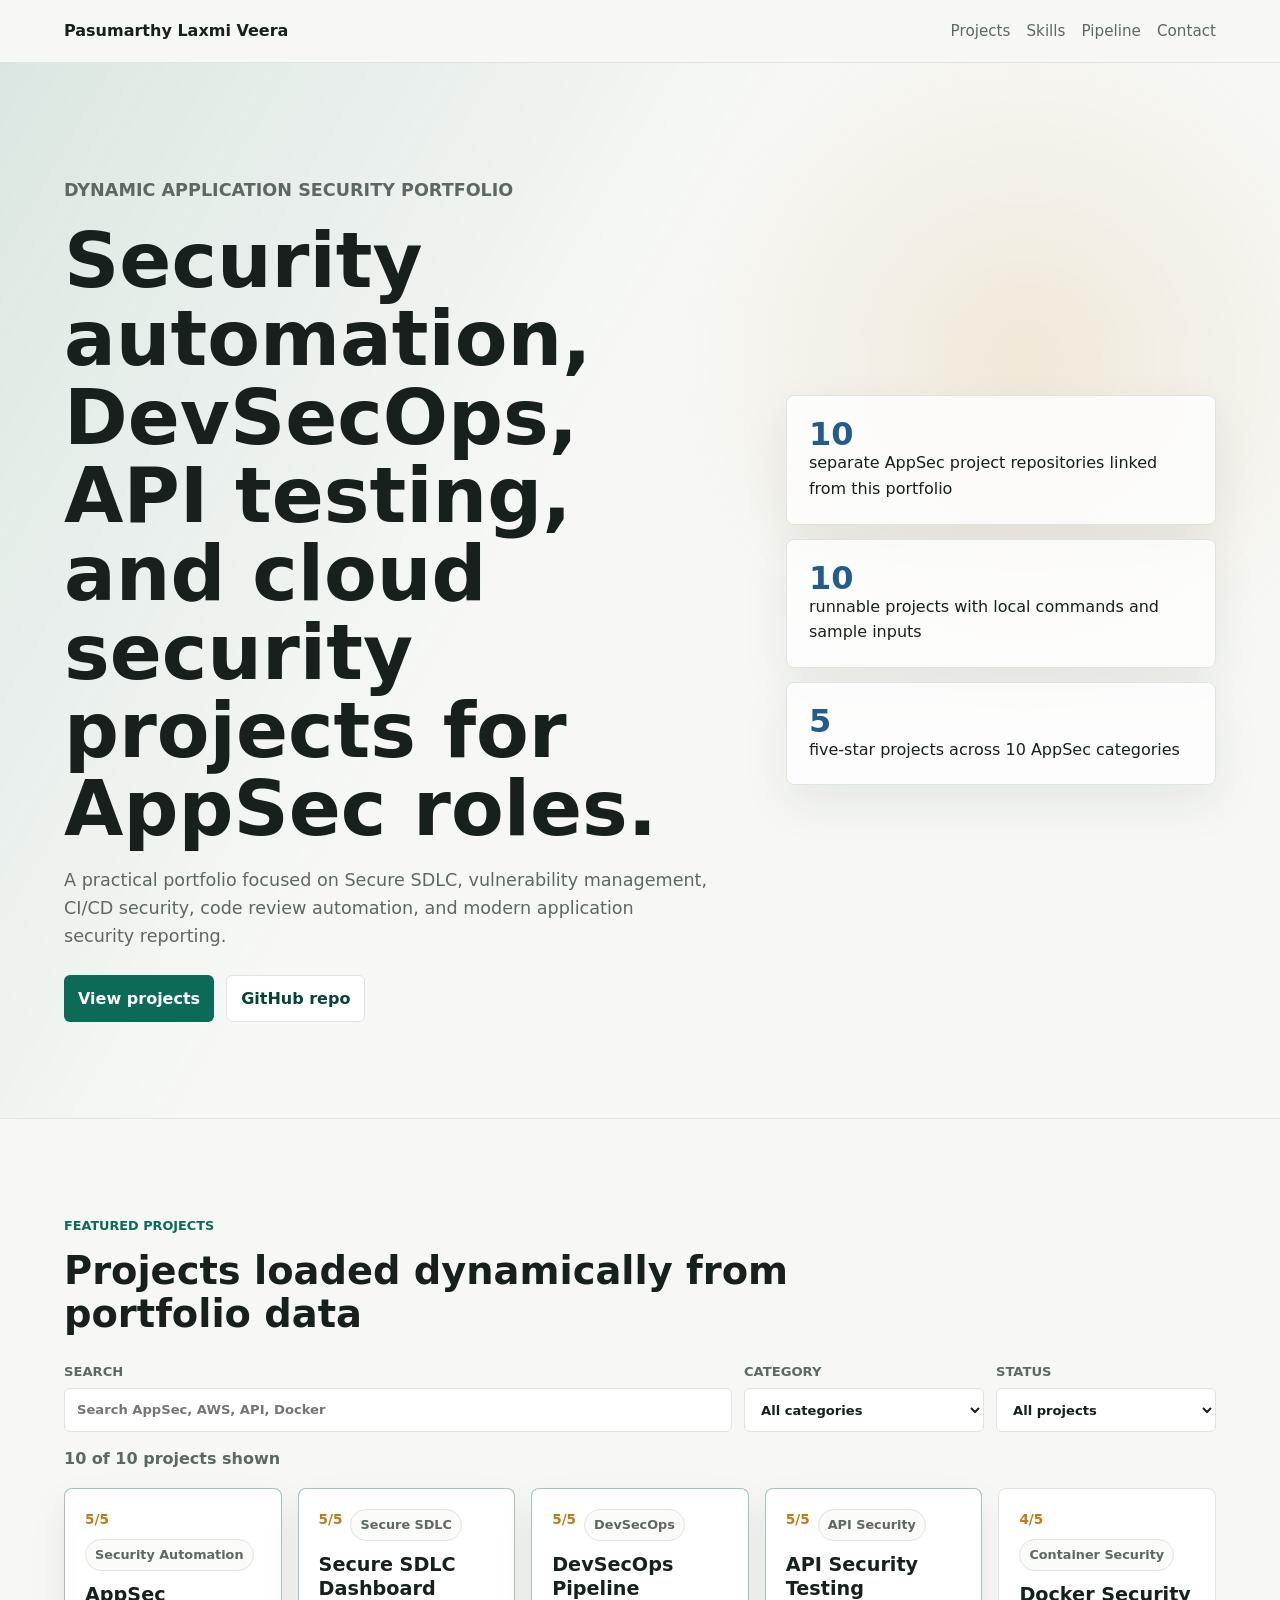
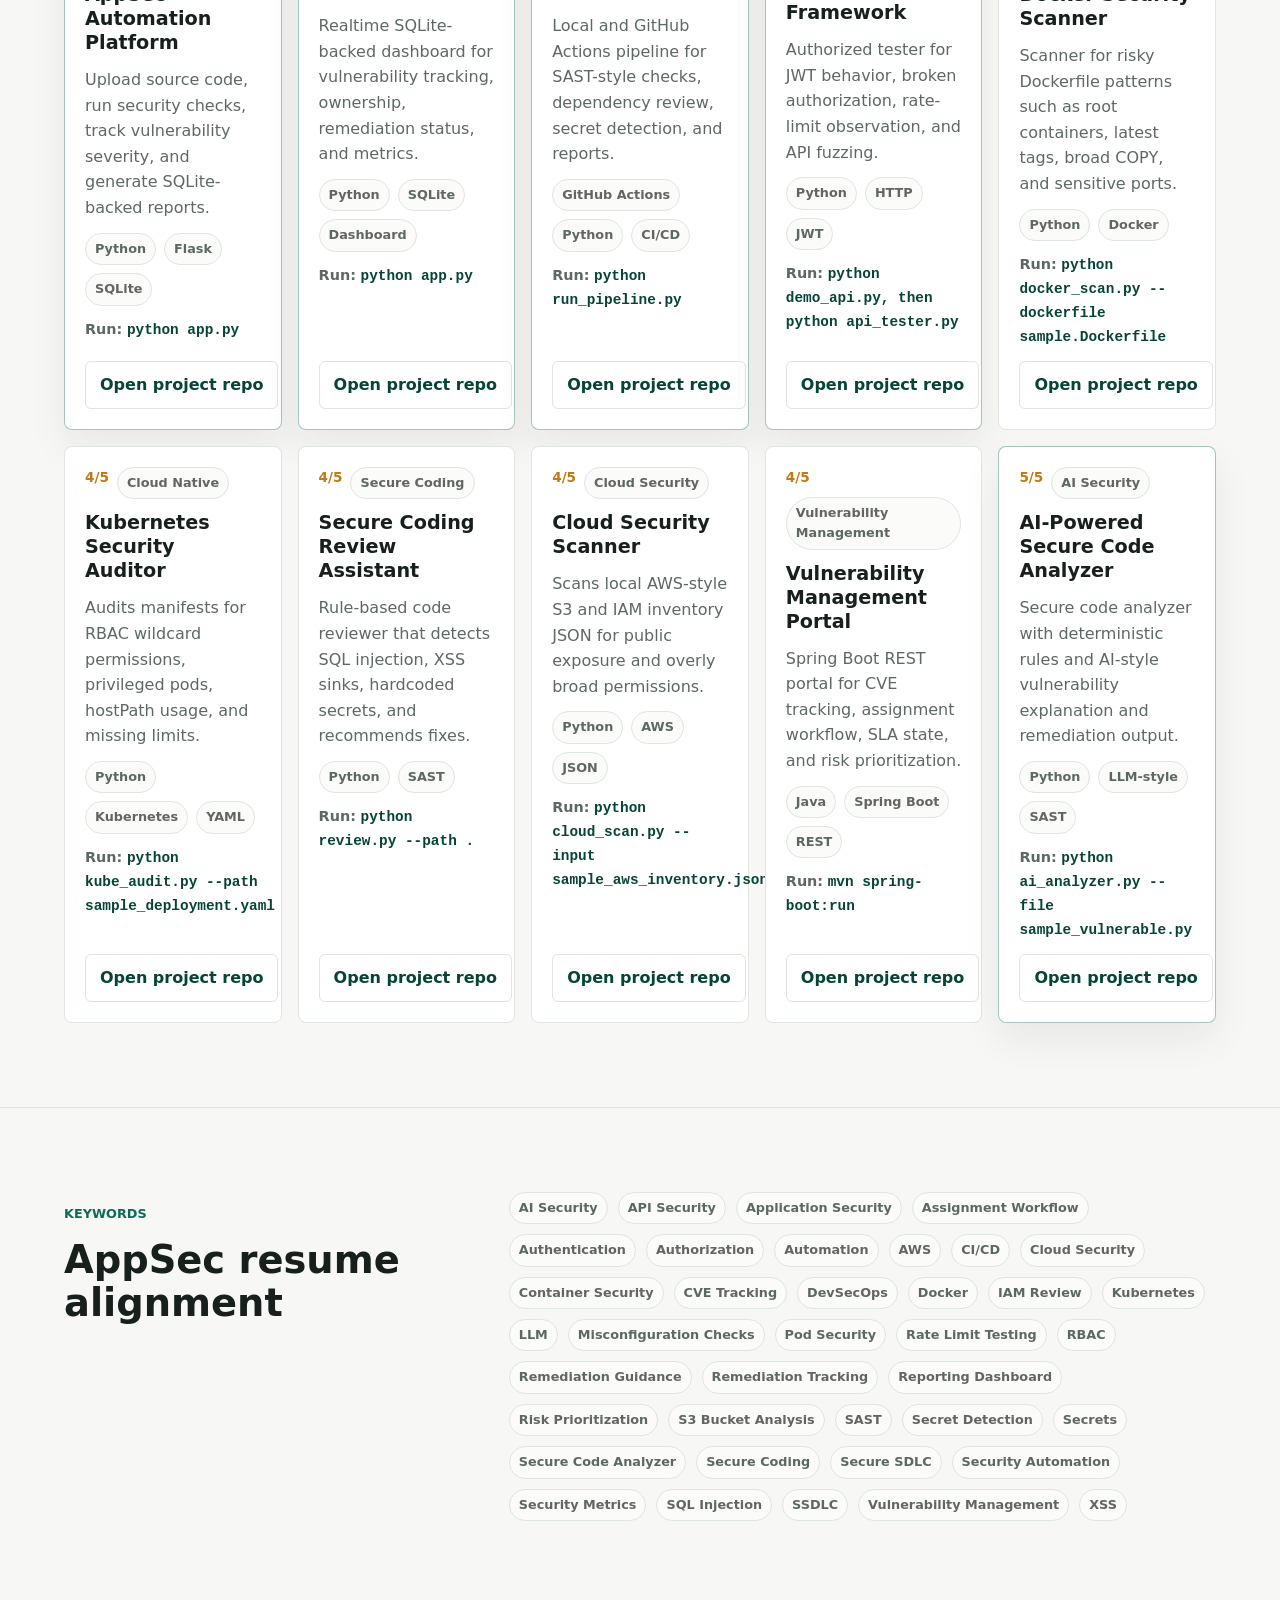
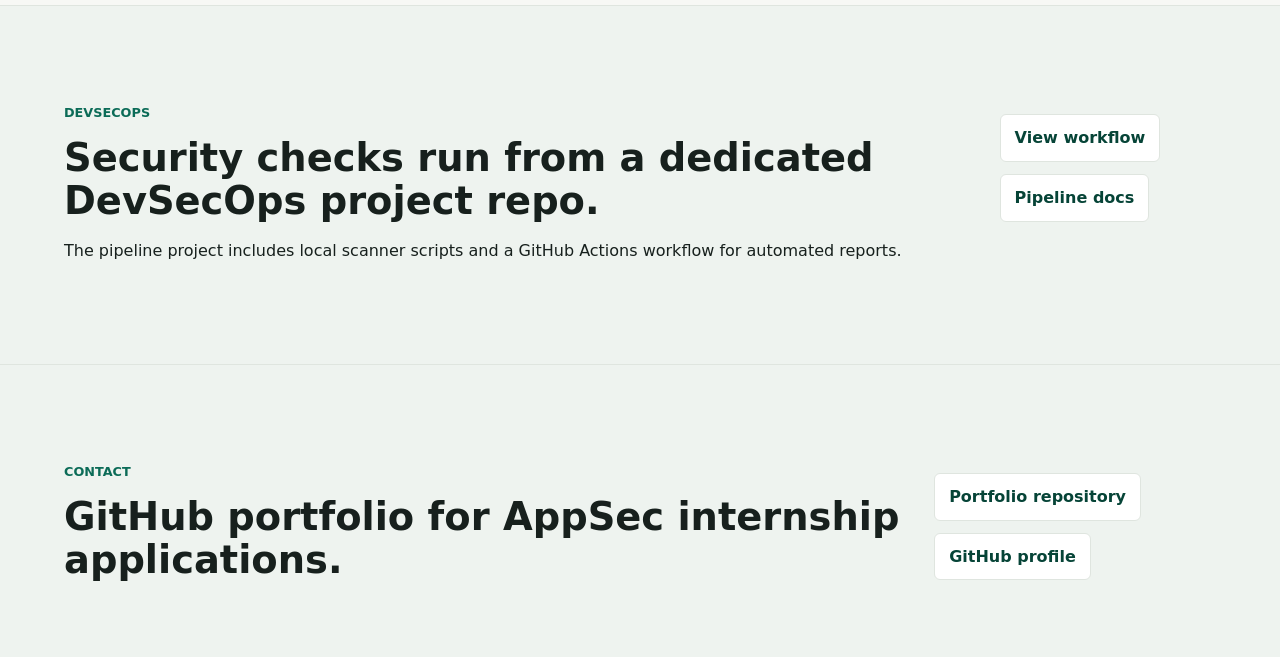
<file: index.html>
<!doctype html>
<html lang="en">
  <head>
    <meta charset="utf-8">
    <meta name="viewport" content="width=device-width, initial-scale=1">
    <title>Pasumarthy Laxmi Veera | Dynamic AppSec Portfolio</title>
    <link rel="stylesheet" href="styles.css">
  </head>
  <body>
    <header class="topbar">
      <a class="brand" href="#home">Pasumarthy Laxmi Veera</a>
      <nav aria-label="Primary navigation">
        <a href="#projects">Projects</a>
        <a href="#skills">Skills</a>
        <a href="#pipeline">Pipeline</a>
        <a href="#contact">Contact</a>
      </nav>
    </header>

    <main id="home">
      <section class="hero">
        <div class="hero-copy">
          <p class="eyebrow">Dynamic Application Security Portfolio</p>
          <h1>Security automation, DevSecOps, API testing, and cloud security projects for AppSec roles.</h1>
          <p>
            A practical portfolio focused on Secure SDLC, vulnerability management, CI/CD security,
            code review automation, and modern application security reporting.
          </p>
          <div class="hero-actions">
            <a class="button primary" href="#projects">View projects</a>
            <a class="button secondary" href="https://github.com/bhadra19/cybersecurity_portifolio">GitHub repo</a>
          </div>
        </div>
        <div class="hero-panel" id="heroStats" aria-label="Portfolio highlights"></div>
      </section>

      <section id="projects" class="section">
        <div class="section-heading">
          <p class="eyebrow">Featured Projects</p>
          <h2>Projects loaded dynamically from portfolio data</h2>
        </div>

        <div class="toolbar" aria-label="Project filters">
          <label class="search-box">
            <span>Search</span>
            <input id="projectSearch" type="search" placeholder="Search AppSec, AWS, API, Docker">
          </label>
          <label>
            <span>Category</span>
            <select id="categoryFilter"></select>
          </label>
          <label>
            <span>Status</span>
            <select id="statusFilter">
              <option value="all">All projects</option>
              <option value="Runnable">Runnable</option>
              <option value="Portfolio-ready">Portfolio-ready</option>
            </select>
          </label>
        </div>

        <div class="project-count" id="projectCount"></div>
        <div class="project-grid" id="projectGrid" aria-live="polite"></div>
      </section>

      <section id="skills" class="section split">
        <div class="section-heading">
          <p class="eyebrow">Keywords</p>
          <h2>AppSec resume alignment</h2>
        </div>
        <div class="skill-list" id="skillList"></div>
      </section>

      <section id="pipeline" class="section contact">
        <div>
          <p class="eyebrow">DevSecOps</p>
          <h2>Security checks run from a dedicated DevSecOps project repo.</h2>
          <p>The pipeline project includes local scanner scripts and a GitHub Actions workflow for automated reports.</p>
        </div>
        <div class="contact-links">
          <a href="https://github.com/bhadra19/devsecops-pipeline/blob/master/.github/workflows/devsecops-security.yml">View workflow</a>
          <a href="https://github.com/bhadra19/devsecops-pipeline">Pipeline docs</a>
        </div>
      </section>

      <section id="contact" class="section contact">
        <div>
          <p class="eyebrow">Contact</p>
          <h2>GitHub portfolio for AppSec internship applications.</h2>
        </div>
        <div class="contact-links">
          <a href="https://github.com/bhadra19/cybersecurity_portifolio">Portfolio repository</a>
          <a href="https://github.com/bhadra19">GitHub profile</a>
        </div>
      </section>
    </main>

    <script src="projects-data.js"></script>
    <script src="script.js"></script>
  </body>
</html>
</file>
<file: styles.css>
:root {
  color-scheme: light;
  --ink: #17201d;
  --muted: #5d6864;
  --paper: #f7f8f5;
  --surface: #ffffff;
  --line: #dfe5df;
  --green: #0b6b57;
  --green-dark: #064437;
  --amber: #c27a16;
  --blue: #245b8f;
}

* {
  box-sizing: border-box;
}

html {
  scroll-behavior: smooth;
}

body {
  margin: 0;
  background: var(--paper);
  color: var(--ink);
  font-family: Inter, ui-sans-serif, system-ui, -apple-system, BlinkMacSystemFont, "Segoe UI", sans-serif;
  line-height: 1.6;
}

a {
  color: inherit;
}

.topbar {
  position: sticky;
  top: 0;
  z-index: 10;
  display: flex;
  align-items: center;
  justify-content: space-between;
  gap: 24px;
  padding: 18px clamp(18px, 5vw, 72px);
  border-bottom: 1px solid var(--line);
  background: rgba(247, 248, 245, 0.94);
  backdrop-filter: blur(14px);
}

.brand {
  font-weight: 800;
  text-decoration: none;
}

nav {
  display: flex;
  flex-wrap: wrap;
  gap: 16px;
  color: var(--muted);
  font-size: 0.95rem;
}

nav a {
  text-decoration: none;
}

.hero {
  min-height: 88vh;
  display: grid;
  grid-template-columns: minmax(0, 1.2fr) minmax(280px, 0.8fr);
  align-items: center;
  gap: clamp(28px, 6vw, 80px);
  padding: clamp(42px, 8vw, 96px) clamp(18px, 5vw, 72px);
  background:
    linear-gradient(120deg, rgba(11, 107, 87, 0.12), transparent 42%),
    radial-gradient(circle at 80% 28%, rgba(194, 122, 22, 0.12), transparent 28%),
    var(--paper);
}

.hero h1 {
  max-width: 820px;
  margin: 0;
  font-size: clamp(2.4rem, 6vw, 5.4rem);
  line-height: 1.02;
  letter-spacing: 0;
}

.hero p {
  max-width: 660px;
  color: var(--muted);
  font-size: 1.1rem;
}

.eyebrow {
  color: var(--green);
  font-size: 0.8rem;
  font-weight: 800;
  letter-spacing: 0;
  text-transform: uppercase;
}

.hero-actions,
.contact-links {
  display: flex;
  flex-wrap: wrap;
  gap: 12px;
  margin-top: 24px;
}

.button,
.contact-links a,
.card a {
  display: inline-flex;
  align-items: center;
  min-height: 42px;
  padding: 10px 14px;
  border-radius: 6px;
  font-weight: 700;
  text-decoration: none;
}

.button.primary {
  background: var(--green);
  color: white;
}

.button.secondary,
.contact-links a,
.card a {
  border: 1px solid var(--line);
  background: var(--surface);
  color: var(--green-dark);
}

.hero-panel {
  display: grid;
  gap: 14px;
}

.hero-panel > div {
  padding: 22px;
  border: 1px solid var(--line);
  border-radius: 8px;
  background: rgba(255, 255, 255, 0.78);
  box-shadow: 0 18px 48px rgba(23, 32, 29, 0.08);
}

.metric {
  display: block;
  color: var(--blue);
  font-size: 2rem;
  font-weight: 900;
  line-height: 1;
}

.section {
  padding: clamp(46px, 7vw, 84px) clamp(18px, 5vw, 72px);
  border-top: 1px solid var(--line);
}

.section-heading {
  max-width: 760px;
  margin-bottom: 26px;
}

.section h2 {
  margin: 0;
  font-size: clamp(1.7rem, 3vw, 3rem);
  line-height: 1.12;
}

.project-grid {
  display: grid;
  grid-template-columns: repeat(5, minmax(0, 1fr));
  gap: 16px;
}

.toolbar {
  display: grid;
  grid-template-columns: minmax(260px, 1fr) minmax(180px, 240px) minmax(180px, 220px);
  gap: 12px;
  margin-bottom: 14px;
}

.toolbar label {
  display: grid;
  gap: 6px;
  color: var(--muted);
  font-size: 0.82rem;
  font-weight: 800;
  text-transform: uppercase;
}

.toolbar input,
.toolbar select {
  width: 100%;
  min-height: 44px;
  border: 1px solid var(--line);
  border-radius: 6px;
  background: var(--surface);
  color: var(--ink);
  font: inherit;
  padding: 10px 12px;
}

.project-count {
  margin-bottom: 16px;
  color: var(--muted);
  font-weight: 700;
}

.card {
  min-height: 320px;
  display: flex;
  flex-direction: column;
  gap: 12px;
  padding: 20px;
  border: 1px solid var(--line);
  border-radius: 8px;
  background: var(--surface);
}

.card.featured {
  border-color: rgba(11, 107, 87, 0.38);
  box-shadow: 0 16px 38px rgba(23, 32, 29, 0.07);
}

.card h3 {
  margin: 0;
  font-size: 1.2rem;
  line-height: 1.25;
}

.card p {
  margin: 0;
  color: var(--muted);
}

.card a {
  margin-top: auto;
  width: max-content;
}

.card-top {
  display: flex;
  flex-wrap: wrap;
  gap: 8px;
}

.tag-row {
  display: flex;
  flex-wrap: wrap;
  gap: 8px;
}

.run-command {
  font-size: 0.9rem;
}

.run-command code {
  color: var(--green-dark);
  font-weight: 800;
}

.tag,
.skill-list span {
  border-radius: 999px;
  border: 1px solid var(--line);
  background: #fbfcfa;
  color: var(--muted);
  font-size: 0.8rem;
  font-weight: 700;
  padding: 5px 9px;
}

.rating {
  color: var(--amber);
  font-size: 0.85rem;
  font-weight: 900;
}

.split {
  display: grid;
  grid-template-columns: minmax(240px, 0.7fr) minmax(0, 1.3fr);
  gap: clamp(24px, 5vw, 72px);
}

.timeline {
  margin: 0;
  padding: 0;
  list-style: none;
}

.timeline li {
  padding: 16px 0 16px 22px;
  border-left: 3px solid var(--green);
  color: var(--muted);
}

.skill-list {
  display: flex;
  flex-wrap: wrap;
  gap: 10px;
}

.contact {
  display: flex;
  align-items: flex-start;
  justify-content: space-between;
  gap: 24px;
  background: #eef3ef;
}

@media (max-width: 980px) {
  .hero,
  .split,
  .contact {
    grid-template-columns: 1fr;
    display: grid;
  }

  .project-grid {
    grid-template-columns: repeat(2, minmax(0, 1fr));
  }

  .toolbar {
    grid-template-columns: 1fr;
  }
}

@media (max-width: 640px) {
  .topbar {
    align-items: flex-start;
    flex-direction: column;
  }

  .hero {
    min-height: auto;
  }

  .project-grid {
    grid-template-columns: 1fr;
  }
}
</file>
